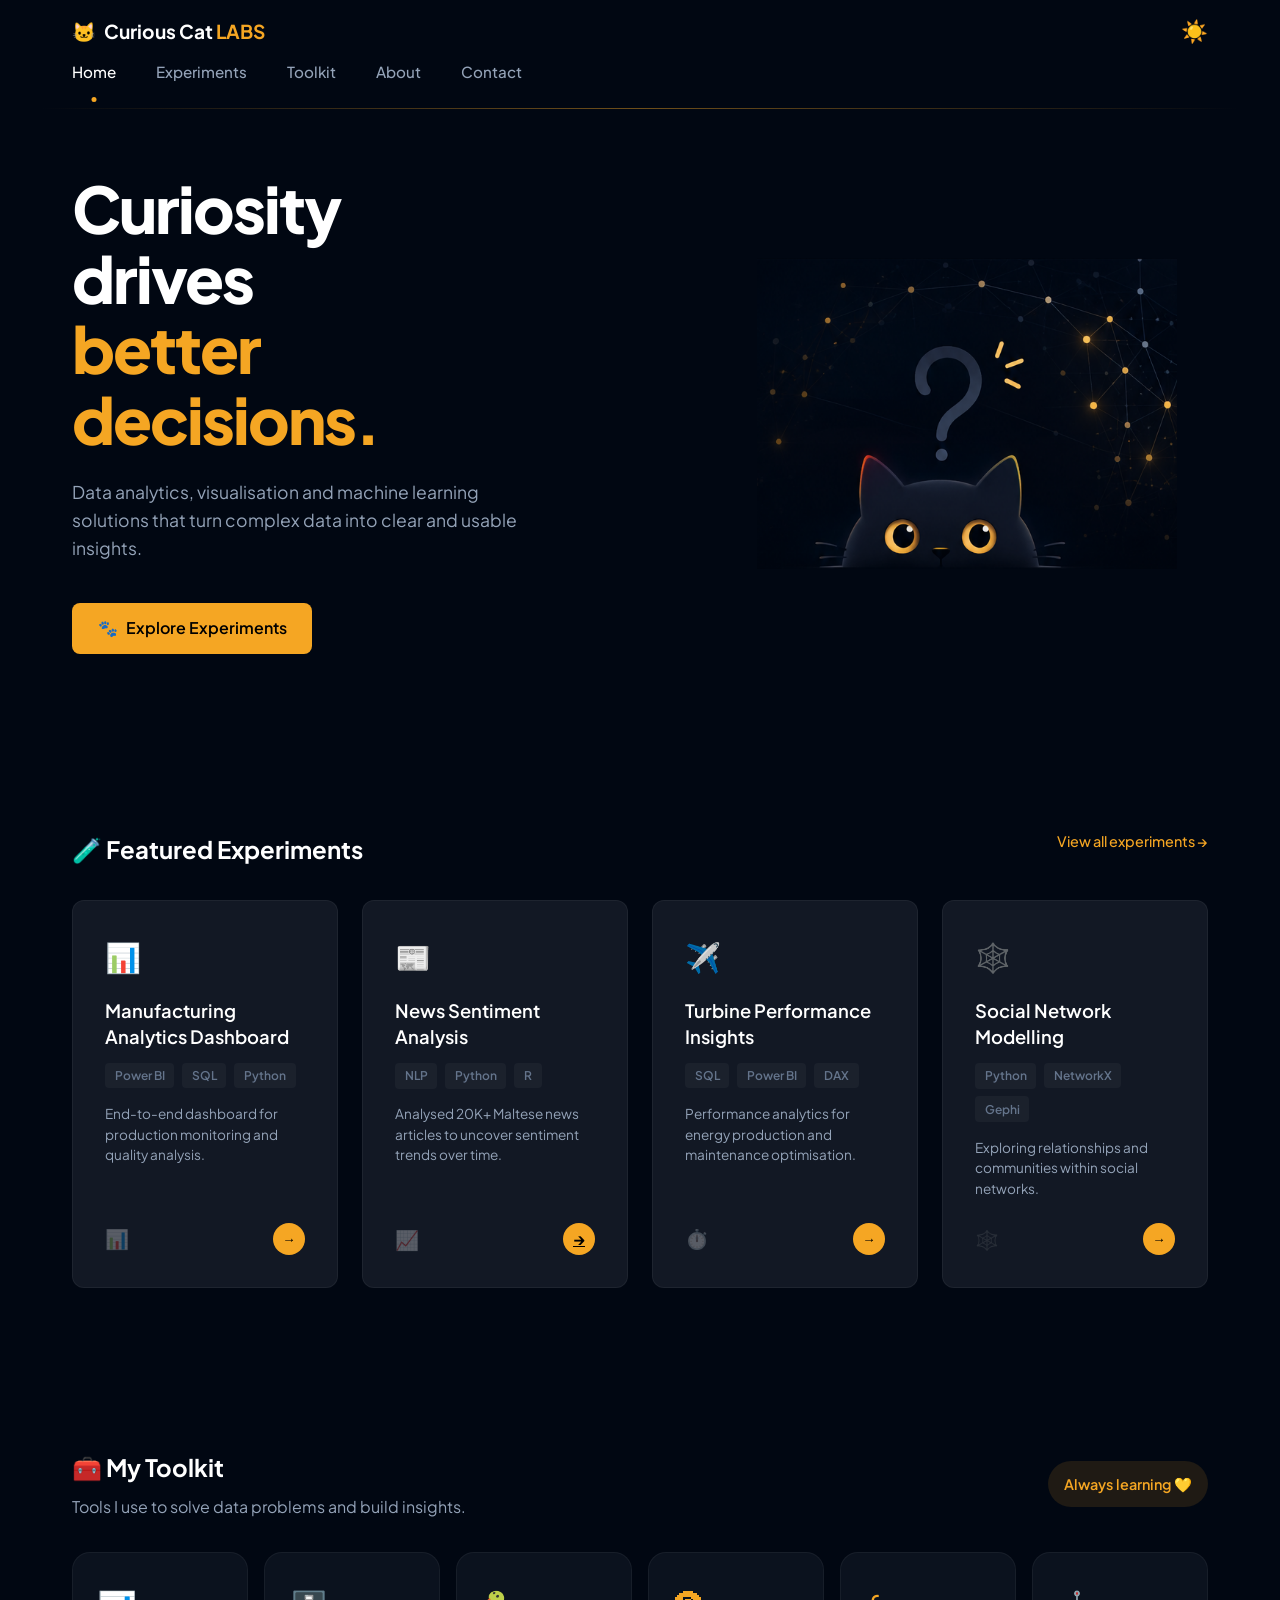
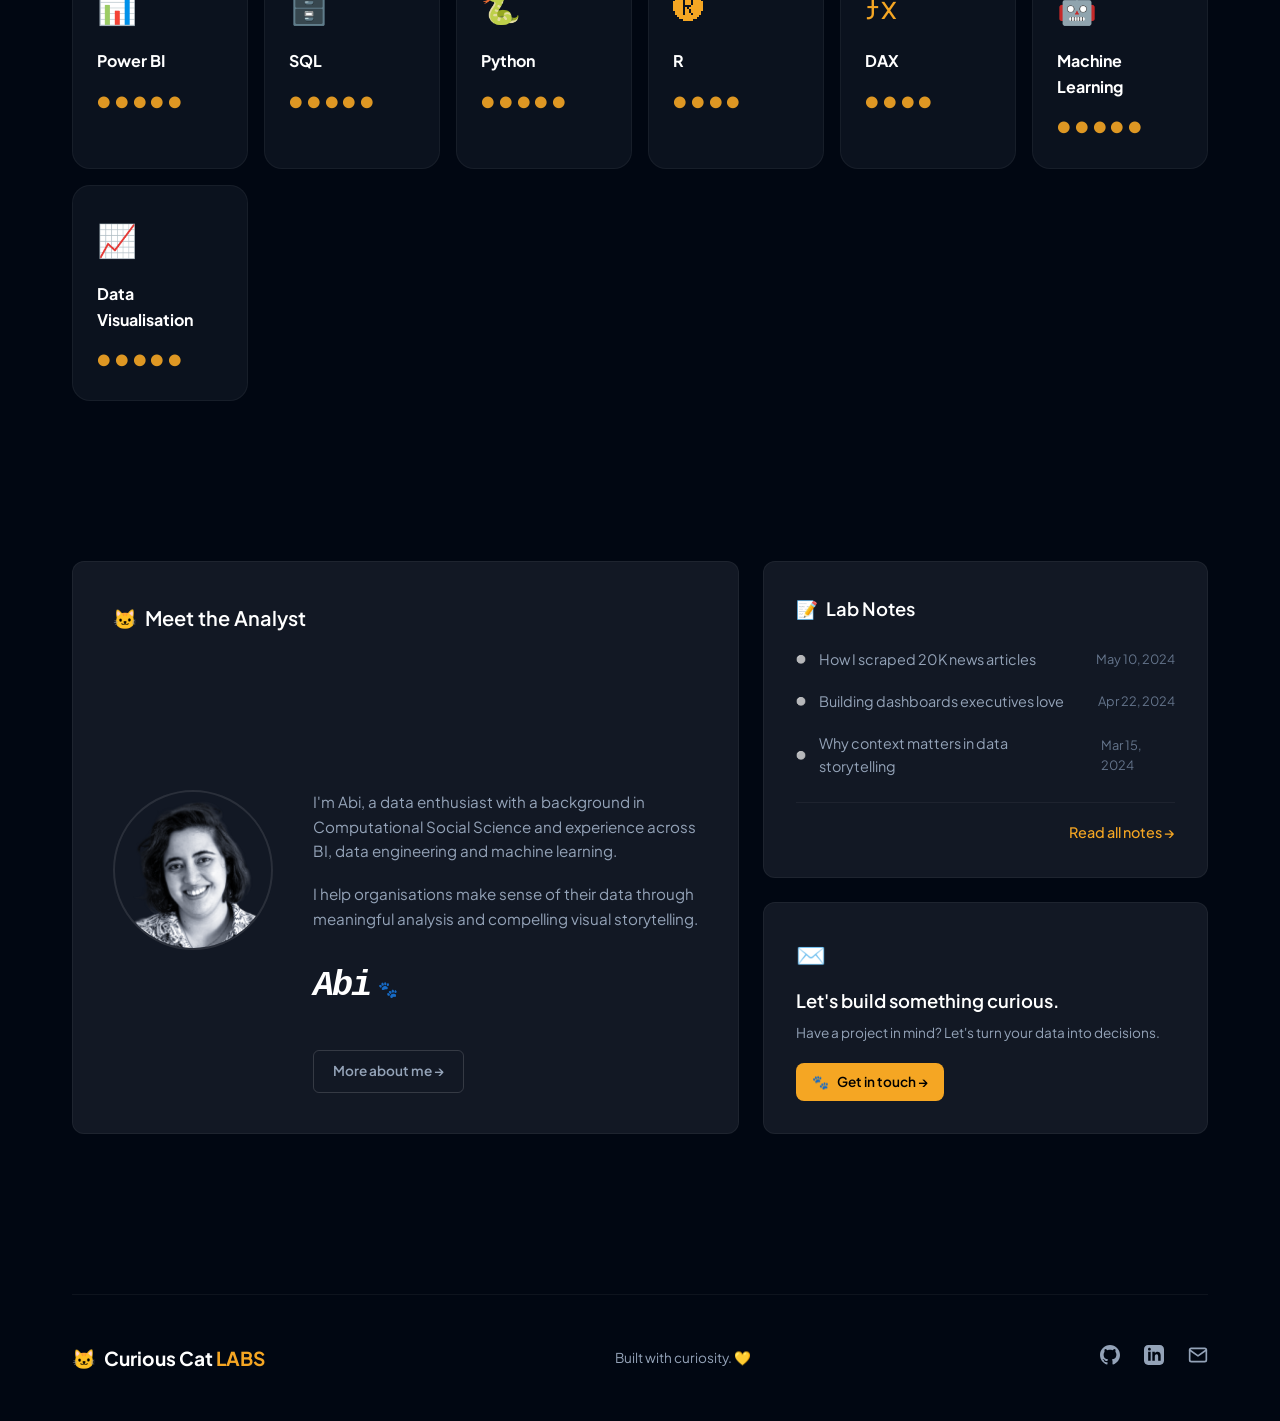
<file: index.html>
<!DOCTYPE html>
<html lang="en">
<head>
  <meta charset="UTF-8">
  <meta name="viewport" content="width=device-width, initial-scale=1.0">
  <title>Curious Cat Labs</title>
  <link rel="stylesheet" href="./style.css">
  <!-- Font preconnects for performance -->
  <link rel="preconnect" href="https://fonts.googleapis.com">
  <link rel="preconnect" href="https://fonts.gstatic.com" crossorigin>
  <!-- Importing a clean geometric font -->
  <link href="https://fonts.googleapis.com/css2?family=Plus+Jakarta+Sans:wght@300;400;500;600;700&display=swap" rel="stylesheet">
</head>
<body>

  <!-- Background Glows -->
  <!--<div class="glow glow-top-right"></div>-->

<!-- Header -->
  <header class="navbar">
    <div class="navbar-top">
      <div class="logo">
        <span class="logo-icon">🐱</span>
        <span class="logo-text">Curious Cat <span class="accent-text">LABS</span></span>
      </div>
      <button class="theme-toggle" id="themeToggle">☀️</button>
    </div>
    <nav class="nav-links">
      <span class="nav-indicator" aria-hidden="true"></span>
      <a href="#hero" class="nav-item active">Home</a>
      <a href="#experiments" class="nav-item">Experiments</a>
      <a href="#toolkit" class="nav-item">Toolkit</a>
      <a href="#about" class="nav-item">About</a>
      <a href="#contact" class="nav-item">Contact</a>
    </nav>
  </header>

  <!-- Hero Section -->
  <section class="hero" id="hero">
    <div class="hero-content">
      <h1 class="hero-title">
        Curiosity<br>drives<br><span class="accent-text">better<br>decisions.</span>
      </h1>
      <p class="hero-subtitle">
        Data analytics, visualisation and machine learning solutions that turn complex data into clear and usable insights.
      </p>
      <a href="#" class="btn btn-primary">
        <span class="btn-icon">🐾</span> Explore Experiments
      </a>
    </div>
    
    <div class="hero-illustration">
          <img src="src/cat_image.png" alt="curious cat photo" class="hero-image">
    </div>
  </section>

  <!-- Featured Experiments Section -->
  <section class="section" id="experiments">
    <div class="section-header">
      <h2 class="section-title">🧪 Featured Experiments</h2>
      <a href="#" class="view-all">View all experiments →</a>
    </div>

    <div class="card-grid">
      <!-- Card 1 -->
      <div class="card">
        <div class="card-icon">📊</div>
        <h3 class="card-title">Manufacturing Analytics Dashboard</h3>
        <div class="tags">
          <span class="tag">Power BI</span>
          <span class="tag">SQL</span>
          <span class="tag">Python</span>
        </div>
        <p class="card-description">End-to-end dashboard for production monitoring and quality analysis.</p>
        <div class="card-footer">
          <div class="visual-placeholder chart">📊</div>
          <button class="arrow-btn">→</button>
        </div>
      </div>

      <!-- Card 2 -->
      <div class="card">
        <div class="card-icon">📰</div>
        <h3 class="card-title">News Sentiment Analysis</h3>
        <div class="tags">
          <span class="tag">NLP</span>
          <span class="tag">Python</span>
          <span class="tag">R</span>
        </div>
        <p class="card-description">Analysed 20K+ Maltese news articles to uncover sentiment trends over time.</p>
        <div class="card-footer">
          <div class="visual-placeholder wave">📈</div>
          <a class="arrow-btn" href="experiments/news_sentiment_analysis.html">→</a>
        </div>
      </div>

      <!-- Card 3 -->
      <div class="card">
        <div class="card-icon">✈️</div>
        <h3 class="card-title">Turbine Performance Insights</h3>
        <div class="tags">
          <span class="tag">SQL</span>
          <span class="tag">Power BI</span>
          <span class="tag">DAX</span>
        </div>
        <p class="card-description">Performance analytics for energy production and maintenance optimisation.</p>
        <div class="card-footer">
          <div class="visual-placeholder gauge">⏱️</div>
          <button class="arrow-btn">→</button>
        </div>
      </div>

      <!-- Card 4 -->
      <div class="card">
        <div class="card-icon">🕸️</div>
        <h3 class="card-title">Social Network Modelling</h3>
        <div class="tags">
          <span class="tag">Python</span>
          <span class="tag">NetworkX</span>
          <span class="tag">Gephi</span>
        </div>
        <p class="card-description">Exploring relationships and communities within social networks.</p>
        <div class="card-footer">
          <div class="visual-placeholder network">🕸️</div>
          <button class="arrow-btn">→</button>
        </div>
      </div>
    </div>
  </section>

  <!-- Toolkit Section -->
  <section class="section" id="toolkit">
    <div class="section-header toolkit-header">
      <div>
        <h2 class="section-title">🧰 My Toolkit</h2>
        <p class="section-subtitle">Tools I use to solve data problems and build insights.</p>
      </div>
      <span class="toolkit-badge">Always learning 💛</span>
    </div>

    <div class="toolkit-grid">
      <div class="toolkit-card">
        <div class="toolkit-icon">📊</div>
        <div class="toolkit-name">Power BI</div>
        <div class="toolkit-rating">●●●●●</div>
      </div>
      <div class="toolkit-card">
        <div class="toolkit-icon">🗄️</div>
        <div class="toolkit-name">SQL</div>
        <div class="toolkit-rating">●●●●●</div>
      </div>
      <div class="toolkit-card">
        <div class="toolkit-icon">🐍</div>
        <div class="toolkit-name">Python</div>
        <div class="toolkit-rating">●●●●●</div>
      </div>
      <div class="toolkit-card">
        <div class="toolkit-icon">🅡</div>
        <div class="toolkit-name">R</div>
        <div class="toolkit-rating">●●●●</div>
      </div>
      <div class="toolkit-card">
        <div class="toolkit-icon">ƒx</div>
        <div class="toolkit-name">DAX</div>
        <div class="toolkit-rating">●●●●</div>
      </div>
      <div class="toolkit-card">
        <div class="toolkit-icon">🤖</div>
        <div class="toolkit-name">Machine Learning</div>
        <div class="toolkit-rating">●●●●●</div>
      </div>
      <div class="toolkit-card">
        <div class="toolkit-icon">📈</div>
        <div class="toolkit-name">Data Visualisation</div>
        <div class="toolkit-rating">●●●●●</div>
      </div>
    </div>
  </section>

<!-- About & Lab Notes Section -->
  <section class="section grid-two-columns" id="about">
    
    <!-- Meet the Analyst -->
    <div class="card profile-card">
      <div class="profile-header">
        <span class="card-icon-small">🐱</span>
        <h3>Meet the Analyst</h3>
      </div>
      <div class="profile-content">
        <div class="profile-image-container">
          <!-- Replace with your actual portrait image -->
          <img src="src/portrait.png" alt="Abi" class="profile-image">
        </div>
        <div class="profile-bio">
          <p>
            I'm Abi, a data enthusiast with a background in Computational Social Science and experience across BI, data engineering and machine learning.
          </p>
          <p>
            I help organisations make sense of their data through meaningful analysis and compelling visual storytelling.
          </p>
          <div class="signature-container">
            <span class="signature">Abi</span>
            <span class="signature-paw">🐾</span>
          </div>
          <a href="#" class="btn btn-outline">More about me →</a>
        </div>
      </div>
    </div>

    <!-- Lab Notes & CTA Column -->
    <div class="right-column">
      
      <!-- Lab Notes Card -->
      <div class="card notes-card">
        <div class="notes-header">
          <div class="notes-title">
            <span class="notes-icon">📝</span>
            <h3>Lab Notes</h3>
          </div>
        </div>
        <ul class="notes-list">
          <li>
            <a href="#" class="note-item">
              <span class="note-bullet">⚪</span>
              <span class="note-text">How I scraped 20K news articles</span>
              <span class="note-date">May 10, 2024</span>
            </a>
          </li>
          <li>
            <a href="#" class="note-item">
              <span class="note-bullet">⚪</span>
              <span class="note-text">Building dashboards executives love</span>
              <span class="note-date">Apr 22, 2024</span>
            </a>
          </li>
          <li>
            <a href="#" class="note-item">
              <span class="note-bullet">⚪</span>
              <span class="note-text">Why context matters in data storytelling</span>
              <span class="note-date">Mar 15, 2024</span>
            </a>
          </li>
        </ul>
        <div class="notes-footer">
          <a href="#" class="view-all">Read all notes →</a>
        </div>
      </div>

      <!-- Let's Build Card -->
      <div class="card cta-card">
        <div class="cta-icon">✉️</div>
        <h3>Let's build something curious.</h3>
        <p>Have a project in mind? Let's turn your data into decisions.</p>
        <a href="#" class="btn btn-primary btn-small">
          <span>🐾</span> Get in touch →
        </a>
      </div>

    </div>
  </section>

  <!-- Footer -->
  <footer class="footer" id="contact">
    <div class="logo">
      <span class="logo-icon">🐱</span>
      <span class="logo-text">Curious Cat <span class="accent-text">LABS</span></span>
    </div>
    <div class="footer-center">
      <span>Built with curiosity. 💛 </span>
    </div>
    <div class="footer-socials">
      <a href="#" aria-label="GitHub">
        <svg width="20" height="20" viewBox="0 0 24 24" fill="currentColor"><path d="M12 0c-6.626 0-12 5.373-12 12 0 5.302 3.438 9.8 8.207 11.387.599.111.793-.261.793-.577v-2.234c-3.338.726-4.033-1.416-4.033-1.416-.546-1.387-1.333-1.756-1.333-1.756-1.089-.745.083-.729.083-.729 1.205.084 1.839 1.237 1.839 1.237 1.07 1.834 2.807 1.304 3.492.997.107-.775.418-1.305.762-1.604-2.665-.305-5.467-1.334-5.467-5.931 0-1.311.469-2.381 1.236-3.221-.124-.303-.535-1.524.117-3.176 0 0 1.008-.322 3.301 1.23.957-.266 1.983-.399 3.003-.404 1.02.005 2.047.138 3.006.404 2.291-1.552 3.297-1.23 3.297-1.23.653 1.653.242 2.874.118 3.176.77.84 1.235 1.911 1.235 3.221 0 4.609-2.807 5.624-5.479 5.921.43.372.823 1.102.823 2.222v3.293c0 .319.192.694.801.576 4.765-1.589 8.199-6.086 8.199-11.386 0-6.627-5.373-12-12-12z"/></svg>
      </a>
      <a href="#" aria-label="LinkedIn">
        <svg width="20" height="20" viewBox="0 0 24 24" fill="currentColor"><path d="M19 0h-14c-2.761 0-5 2.239-5 5v14c0 2.761 2.239 5 5 5h14c2.762 0 5-2.239 5-5v-14c0-2.761-2.238-5-5-5zm-11 19h-3v-11h3v11zm-1.5-12.268c-.966 0-1.75-.779-1.75-1.75s.784-1.75 1.75-1.75 1.75.779 1.75 1.75-.784 1.75-1.75 1.75zm13.5 12.268h-3v-5.604c0-3.368-4-3.113-4 0v5.604h-3v-11h3v1.765c1.396-2.586 7-2.777 7 2.476v6.759z"/></svg>
      </a>
      <a href="#" aria-label="Email">
        <svg width="20" height="20" viewBox="0 0 24 24" fill="none" stroke="currentColor" stroke-width="2" stroke-linecap="round" stroke-linejoin="round"><path d="M4 4h16c1.1 0 2 .9 2 2v12c0 1.1-.9 2-2 2H4c-1.1 0-2-.9-2-2V6c0-1.1.9-2 2-2z"></path><polyline points="22,6 12,13 2,6"></polyline></svg>
      </a>
    </div>
  </footer>

  <script src="script.js"></script>
  
</body>
</html>
</file>
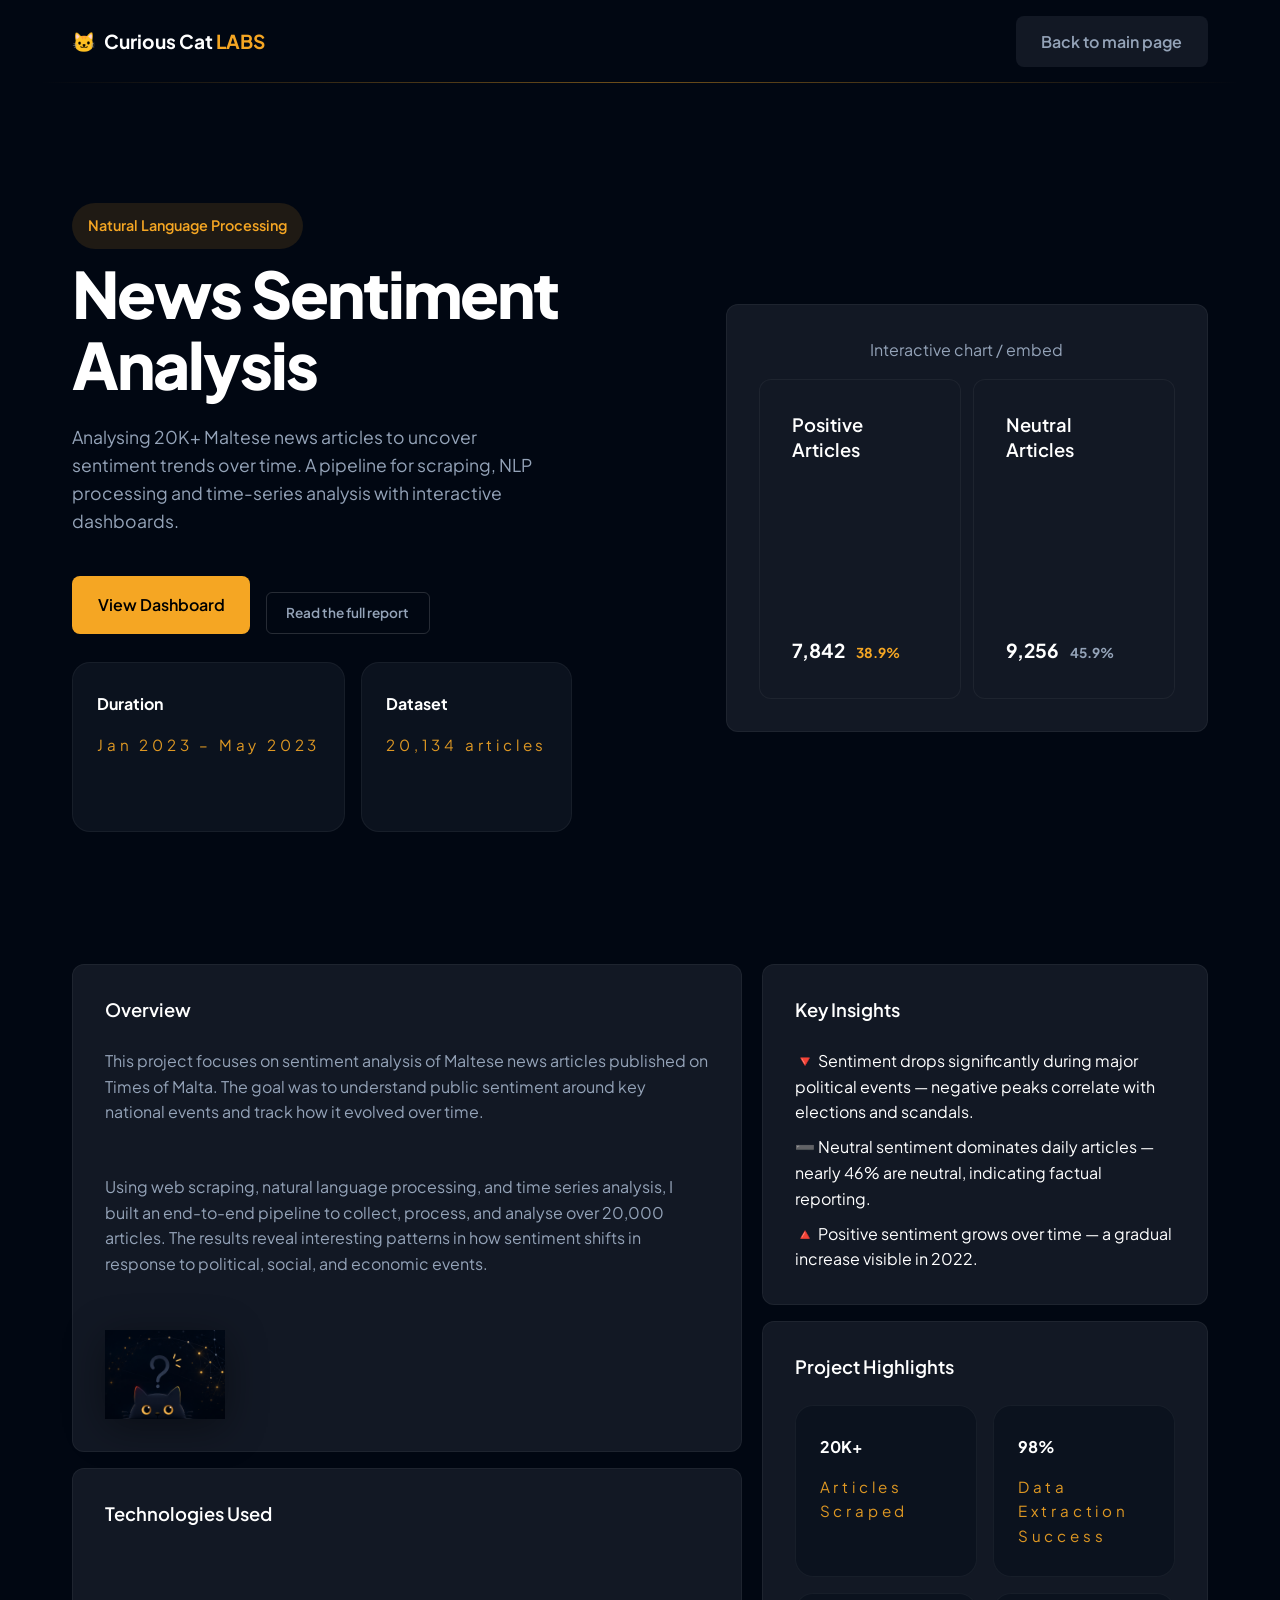
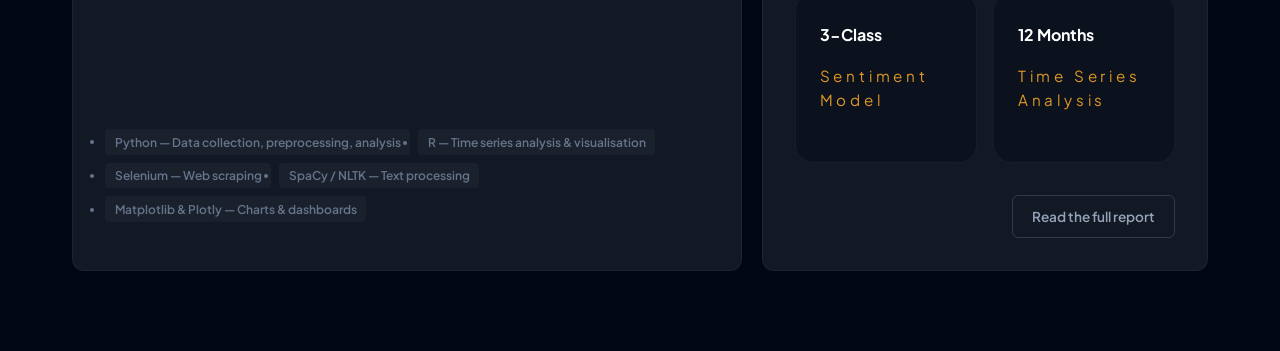
<file: experiments/news_sentiment_analysis.html>
<!DOCTYPE html>
<html lang="en">
<head>
  <meta charset="utf-8" />
  <meta name="viewport" content="width=device-width, initial-scale=1" />
  <title>News Sentiment Analysis — Curious Cat LABS</title>
  <link rel="stylesheet" href="../style.css">
  <link rel="preconnect" href="https://fonts.googleapis.com">
  <link rel="preconnect" href="https://fonts.gstatic.com" crossorigin>
  <link href="https://fonts.googleapis.com/css2?family=Plus+Jakarta+Sans:wght@300;400;500;600;700&display=swap" rel="stylesheet">
</head>
<body>
  <header class="navbar">
    <div class="navbar-top">
      <div class="logo">
        <span class="logo-icon">🐱</span>
        <span class="logo-text">Curious Cat <span class="accent-text">LABS</span></span>
      </div>
      <a href="../index.html" class="btn btn-secondary">Back to main page</a>
    </div>
  </header>

  <main class="section">
    <div class="hero" style="padding-top:2.5rem;">
      <div class="hero-content">
        <div class="toolkit-badge">Natural Language Processing</div>
        <h1 class="hero-title" style="margin-top:0.6rem;">News Sentiment Analysis</h1>
        <p class="hero-subtitle" style="margin-top:1rem;">Analysing 20K+ Maltese news articles to uncover sentiment trends over time. A pipeline for scraping, NLP processing and time-series analysis with interactive dashboards.</p>

        <div style="display:flex;gap:1rem;margin-top:1.25rem;flex-wrap:wrap;">
          <a class="btn btn-primary" href="#view">View Dashboard</a>
          <a class="btn btn-outline" href="#report">Read the full report</a>
        </div>

        <div style="display:flex;gap:1rem;margin-top:1.75rem;flex-wrap:wrap;">
          <div class="toolkit-card">
            <div class="toolkit-name">Duration</div>
            <div class="toolkit-rating">Jan 2023 – May 2023</div>
          </div>
          <div class="toolkit-card">
            <div class="toolkit-name">Dataset</div>
            <div class="toolkit-rating">20,134 articles</div>
          </div>
        </div>
      </div>

      <div class="hero-illustration">
        <div class="card" style="width:100%;height:100%;min-height:360px;display:flex;flex-direction:column;justify-content:space-between;">
          <div style="flex:1;display:flex;align-items:center;justify-content:center;color:var(--text-muted);">Interactive chart / embed</div>
          <div style="display:grid;grid-template-columns:1fr 1fr;gap:0.75rem;margin-top:1rem;">
            <div class="card">
              <div class="card-title">Positive Articles</div>
              <div style="font-size:1.2rem;font-weight:700;margin-top:0.25rem;">7,842 <span style="color:var(--accent-color);font-size:0.85rem;margin-left:0.5rem;">38.9%</span></div>
            </div>
            <div class="card">
              <div class="card-title">Neutral Articles</div>
              <div style="font-size:1.2rem;font-weight:700;margin-top:0.25rem;">9,256 <span style="color:var(--text-muted);font-size:0.85rem;margin-left:0.5rem;">45.9%</span></div>
            </div>
          </div>
        </div>
      </div>
    </div>

    <div class="grid-two-columns" style="margin-top:2.25rem;gap:1.25rem;">
      <div style="display:grid;gap:1rem;">
        <div class="card">
          <div class="card-title">Overview</div>
          <p class="note-text" style="margin-top:0.75rem;">This project focuses on sentiment analysis of Maltese news articles published on Times of Malta. The goal was to understand public sentiment around key national events and track how it evolved over time.</p>
          <p class="note-text" style="margin-top:0.5rem;">Using web scraping, natural language processing, and time series analysis, I built an end-to-end pipeline to collect, process, and analyse over 20,000 articles. The results reveal interesting patterns in how sentiment shifts in response to political, social, and economic events.</p>
          <img src="../src/cat_image.png" alt="cat" style="width:120px;margin-top:0.75rem;float:right;filter:drop-shadow(0 8px 20px rgba(0,0,0,0.4));" />
        </div>

        <div class="card">
          <div class="card-title">Technologies Used</div>
          <ul class="tags" style="margin-top:0.75rem;">
            <li class="tag">Python — Data collection, preprocessing, analysis</li>
            <li class="tag">R — Time series analysis & visualisation</li>
            <li class="tag">Selenium — Web scraping</li>
            <li class="tag">SpaCy / NLTK — Text processing</li>
            <li class="tag">Matplotlib & Plotly — Charts & dashboards</li>
          </ul>
        </div>
      </div>

      <div style="display:grid;gap:1rem;">
        <div class="card">
          <div class="card-title">Key Insights</div>
          <ul style="margin-top:0.75rem;list-style:none;padding:0;display:flex;flex-direction:column;gap:0.6rem;">
            <li>🔻 Sentiment drops significantly during major political events — negative peaks correlate with elections and scandals.</li>
            <li>➖ Neutral sentiment dominates daily articles — nearly 46% are neutral, indicating factual reporting.</li>
            <li>🔺 Positive sentiment grows over time — a gradual increase visible in 2022.</li>
          </ul>
        </div>

        <div class="card">
          <div class="card-title">Project Highlights</div>
          <div class="toolkit-grid" style="margin-top:0.75rem;">
            <div class="toolkit-card">
              <div class="toolkit-name">20K+</div>
              <div class="toolkit-rating">Articles Scraped</div>
            </div>
            <div class="toolkit-card">
              <div class="toolkit-name">98%</div>
              <div class="toolkit-rating">Data Extraction Success</div>
            </div>
            <div class="toolkit-card">
              <div class="toolkit-name">3-Class</div>
              <div class="toolkit-rating">Sentiment Model</div>
            </div>
            <div class="toolkit-card">
              <div class="toolkit-name">12 Months</div>
              <div class="toolkit-rating">Time Series Analysis</div>
            </div>
          </div>
          <div style="margin-top:1rem;text-align:right;"><a class="btn btn-outline" href="#report">Read the full report</a></div>
        </div>
      </div>
    </div>
  </main>

</body>
</html>
</file>
<file: style.css>
/* Custom variables for the color palette */
:root {
  --bg-color: #010712;
  --bg-gradient-end: #010712;
  --card-bg: #121824;
  --card-border: rgba(255, 255, 255, 0.05);
  --accent-color: #f5a623;
  --accent-hover: #e09214;
  --text-main: #ffffff;
  --text-muted: #94a3b8;
  --text-tag: #64748b;
  --tag-bg: rgba(255, 255, 255, 0.04);
  --navbar-bg: rgba(1, 7, 18, 0.72);
  --navbar-border: rgba(255, 255, 255, 0.08);
  --navbar-shadow: rgba(0, 0, 0, 0.22);
  --navbar-divider: rgba(245, 166, 35, 0.45);
  --card-face-bg: #0f131d;
  --card-face-border: rgba(255, 255, 255, 0.05);
  --eye-iris: #000;
  --question-mark: rgba(255, 255, 255, 0.05);
  --toolkit-card-gradient-start: #0b121e;
  --toolkit-card-gradient-end: #0b121e;
  --footer-border: rgba(255, 255, 255, 0.05);
  --btn-text: #000000;
  --arrow-icon: #000000;
}

body.light-theme {
  --bg-color: #f7f3e8;
  --bg-gradient-end: #f7f3e8;
  --card-bg: #ffffff;
  --card-border: rgba(17, 24, 39, 0.08);
  --accent-color: #cf8e2f;
  --accent-hover: #b67923;
  --text-main: #111827;
  --text-muted: #55616c;
  --text-tag: #6b7280;
  --tag-bg: rgba(17, 24, 39, 0.05);
  --navbar-bg: rgba(255, 255, 255, 0.92);
  --navbar-border: rgba(17, 24, 39, 0.12);
  --navbar-shadow: rgba(17, 24, 39, 0.08);
  --navbar-divider: rgba(207, 145, 55, 0.35);
  --card-face-bg: #f7f2e7;
  --card-face-border: rgba(17, 24, 39, 0.08);
  --eye-iris: #111827;
  --question-mark: rgba(17, 24, 39, 0.08);
  --toolkit-card-gradient-start: #ffffff;
  --toolkit-card-gradient-end: #ffffff;
  --footer-border: rgba(17, 24, 39, 0.12);
  --btn-text: #111827;
  --arrow-icon: #111827;
}

* {
  box-sizing: border-box;
  margin: 0;
  padding: 0;
}

body {
  font-family: 'Plus Jakarta Sans', sans-serif;
  background-color: var(--bg-color);
  /*background-image: radial-gradient(circle at 80% 20%, #172033 0%, var(--bg-color) 60%)*/;
  color: var(--text-main);
  min-height: 100vh;
  line-height: 1.6;
  overflow-x: hidden;
  max-width: 1200px;
  width: 100%;
  margin: 0 auto;
  padding: 0 2rem;
}

html {
  min-width: 0;
}

/* Background decorations */
.glow {
  position: absolute;
  width: 600px;
  height: 600px;
  border-radius: 50%;
  filter: blur(120px);
  z-index: -1;
  opacity: 0.35;
}
.glow-top-right {
  top: -10%;
  right: -10%;
  background: var(--accent-color);
}

/* Header / Navigation */
.navbar {
  display: flex;
  flex-direction: column;
  gap: 0.85rem;
  width: calc(100% + 4rem);
  max-width: 100vw;
  padding: 1rem 2rem;
  position: sticky;
  top: 0;
  left: 0;
  right: 0;
  margin-left: -2rem;
  z-index: 1000;
  background: var(--bg-color);
  border: none;
  box-shadow: none;
  border-radius: 0;
}

.navbar-top {
  display: flex;
  justify-content: space-between;
  align-items: center;
  width: 100%;
}

@media (max-width: 768px) {
  .navbar {
    width: calc(100% + 2rem);
    margin-left: -1rem;
    padding: 0.85rem 1rem;
  }
}

.navbar::after {
  content: '';
  position: absolute;
  left: 0;
  right: 0;
  bottom: 0;
  height: 1px;
  background: linear-gradient(90deg, transparent, var(--navbar-divider), transparent);
}

.logo {
  display: flex;
  align-items: center;
  gap: 0.5rem;
  font-weight: 700;
  font-size: 1.2rem;
}

.accent-text {
  color: var(--accent-color);
}

.theme-toggle {
  background: transparent;
  border: none;
  padding: 0;
  font-size: 1.35rem;
  line-height: 1;
  cursor: pointer;
  display: inline-flex;
  align-items: center;
  justify-content: center;
  appearance: none;
  -webkit-appearance: none;
  box-shadow: none;
  outline: none;
}

.theme-toggle:hover,
.theme-toggle:focus {
  background: transparent;
  outline: none;
}

.nav-links {
  display: flex;
  gap: 2.5rem;
  position: relative;
  align-items: center;
}

.nav-indicator {
  position: absolute;
  width: 5px;
  height: 5px;
  background-color: var(--accent-color);
  border-radius: 50%;
  pointer-events: none;
  opacity: 0;
  transform: translateX(-50%);
  transition: left 0.25s ease, top 0.25s ease, opacity 0.25s ease;
}

.nav-links a {
  color: var(--text-muted);
  text-decoration: none;
  font-size: 0.95rem;
  font-weight: 500;
  transition: color 0.2s ease;
  position: relative;
  padding-bottom: 8px;
  z-index: 1;
}

.nav-links a:hover {
  color: var(--text-main);
}

.nav-links a.active {
  color: var(--text-main);
}

/* Hero Section */
.hero {
  display: grid;
  grid-template-columns: minmax(320px, 1.1fr) minmax(320px, 0.9fr);
  align-items: center;
  padding: 4rem 0 6rem 0;
  gap: 4rem;
  width: min(100%, 1200px);
  margin: 0 auto;
}

.hero-content {
  max-width: 560px;
  width: 100%;
  text-align: left;
}

.hero-title {
  font-size: clamp(2.8rem, 5vw, 4.5rem);
  font-weight: 800;
  line-height: 1.1;
  letter-spacing: -2px;
  margin-bottom: 1.5rem;
}

.hero-subtitle {
  color: var(--text-muted);
  font-size: clamp(1rem, 2.2vw, 1.1rem);
  max-width: 460px;
  margin-bottom: 2.5rem;
}

.hero-image {
  width: 100%;
  max-width: 420px;
  height: auto;
  display: block;
  margin: 0 auto;
}

.btn {
  display: inline-flex;
  align-items: center;
  gap: 0.5rem;
  padding: 0.8rem 1.6rem;
  border-radius: 8px;
  font-weight: 600;
  text-decoration: none;
  transition: all 0.2s ease;
}

.btn-primary {
  background-color: var(--accent-color);
  color: var(--btn-text);
}

.btn-primary:hover {
  background-color: var(--accent-hover);
  transform: translateY(-2px);
}

.btn-secondary {
  background-color: var(--card-bg);
  color: var(--text-muted);
}

/* Hero Illustration Placeholder */
.hero-illustration {
  display: flex;
  justify-content: center;
  align-items: center;
  position: relative;
}

.cat-placeholder {
  width: 100%;
  max-width: 400px;
  height: 350px;
  position: relative;
}

.cat-face {
  position: absolute;
  bottom: 0;
  width: 100%;
  height: 220px;
  background: var(--card-face-bg);
  border-radius: 120px 120px 0 0;
  border: 1px solid var(--card-face-border);
}

.eyes {
  display: flex;
  justify-content: space-around;
  padding: 60px 60px 0 60px;
}

.eye {
  width: 40px;
  height: 40px;
  background: var(--accent-color);
  border-radius: 50%;
  position: relative;
}

.eye::after {
  content: '';
  position: absolute;
  width: 15px;
  height: 15px;
  background: var(--eye-iris);
  border-radius: 50%;
  top: 12px;
  left: 12px;
}

.question-mark {
  font-size: 8rem;
  color: var(--question-mark);
  font-weight: 800;
  position: absolute;
  top: -20px;
  left: 50%;
  transform: translateX(-50%);
}

/* Section Header styling */
.section {
  padding: 5rem 0;
}

.section-header {
  display: flex;
  justify-content: space-between;
  align-items: flex-start;
  gap: 1rem;
  margin-bottom: 2rem;
}

.toolkit-header {
  align-items: center;
}

.section-title {
  font-size: 1.5rem;
  font-weight: 700;
}

.section-subtitle {
  color: var(--text-muted);
  margin-top: 0.5rem;
  max-width: 480px;
}

.toolkit-badge {
  display: inline-flex;
  align-items: center;
  padding: 0.7rem 1rem;
  border-radius: 999px;
  background: rgba(245, 166, 35, 0.12);
  color: var(--accent-color);
  font-size: 0.9rem;
  font-weight: 600;
}

.toolkit-grid {
  display: grid;
  grid-template-columns: repeat(auto-fit, minmax(150px, 1fr));
  gap: 1rem;
}

.toolkit-card {
  background: linear-gradient(180deg, var(--toolkit-card-gradient-start), var(--toolkit-card-gradient-end) 95%);
  border: 1px solid var(--card-border);
  border-radius: 18px;
  padding: 1.75rem 1.5rem;
  display: flex;
  flex-direction: column;
  gap: 1rem;
  min-height: 170px;
  transition: transform 0.2s ease, border-color 0.2s ease, box-shadow 0.2s ease;
}

.toolkit-card:hover {
  transform: translateY(-4px);
  border-color: rgba(245, 166, 35, 0.2);
  box-shadow: 0 18px 40px rgba(245, 166, 35, 0.08);
}

.toolkit-icon {
  font-size: 2rem;
  width: fit-content;
  color: var(--accent-color);
}

.toolkit-name {
  font-weight: 700;
  font-size: 1rem;
}

.toolkit-rating {
  color: rgba(245, 166, 35, 0.9);
  letter-spacing: 0.25em;
  font-size: 0.95rem;
}

.view-all {
  color: var(--accent-color);
  text-decoration: none;
  font-size: 0.9rem;
  font-weight: 500;
}

/* 4-Column Card Grid */
.card-grid {
  display: grid;
  grid-template-columns: repeat(auto-fit, minmax(240px, 1fr));
  gap: 1.5rem;
}

.card {
  background-color: var(--card-bg);
  border: 1px solid var(--card-border);
  border-radius: 12px;
  padding: 2rem;
  display: flex;
  flex-direction: column;
  justify-content: space-between;
  min-height: 320px;
  transition: transform 0.1s ease-out, border-color 0.2s ease;
  transform-style: preserve-3d;
}

.card:hover {
  transform: translateY(-4px);
  border-color: rgba(245, 166, 35, 0.2);
}

.card-icon {
  font-size: 1.8rem;
  margin-bottom: 1.2rem;
}

.card-title {
  font-size: 1.15rem;
  font-weight: 600;
  line-height: 1.4;
  margin-bottom: 0.8rem;
}

.tags {
  display: flex;
  flex-wrap: wrap;
  gap: 0.5rem;
  margin-bottom: 1rem;
}

.tag {
  background-color: var(--tag-bg);
  color: var(--text-tag);
  padding: 0.2rem 0.6rem;
  border-radius: 4px;
  font-size: 0.75rem;
  font-weight: 600;
}

.card-description {
  color: var(--text-muted);
  font-size: 0.85rem;
  line-height: 1.5;
  margin-bottom: 1.5rem;
}

/* Card footer matching mock visuals */
.card-footer {
  display: flex;
  justify-content: space-between;
  align-items: center;
  margin-top: auto;
}

.visual-placeholder {
  font-size: 1.2rem;
  opacity: 0.3;
}

.arrow-btn {
  background-color: var(--accent-color);
  color: var(--arrow-icon);
  border: none;
  width: 32px;
  height: 32px;
  border-radius: 50%;
  display: flex;
  align-items: center;
  justify-content: center;
  cursor: pointer;
  font-weight: bold;
  transition: background-color 0.2s ease;
}

.arrow-btn:hover {
  background-color: var(--accent-hover);
}

/* Layout for the bottom split section */
.grid-two-columns {
  display: grid;
  grid-template-columns: 1.20fr 0.80fr;
  gap: 1.5rem;
  align-items: stretch;
}

.right-column {
  display: flex;
  flex-direction: column;
  gap: 1.5rem;
}

/* Meet the Analyst Card specifics */
.profile-card {
  padding: 2.5rem;
  display: flex;
  flex-direction: column;
}

.profile-header {
  display: flex;
  align-items: center;
  gap: 0.5rem;
  margin-bottom: 2rem;
}

.profile-header h3 {
  font-size: 1.25rem;
  font-weight: 600;
}

.card-icon-small {
  font-size: 1.2rem;
}

.profile-content {
  display: flex;
  gap: 2.5rem;
  align-items: flex-start;
}

.profile-image-container {
  flex-shrink: 0;
  width: 160px;
  height: 160px;
  border-radius: 50%;
  overflow: hidden;
  border: 2px solid rgba(255, 255, 255, 0.1);
}

.profile-image {
  width: 100%;
  height: 100%;
  object-fit: cover;
}

.profile-bio {
  display: flex;
  flex-direction: column;
  gap: 1.2rem;
}

.profile-bio p {
  color: var(--text-muted);
  font-size: 0.95rem;
  line-height: 1.6;
}

/* Hand-written signature style */
.signature-container {
  display: flex;
  align-items: baseline;
  gap: 0.5rem;
  margin-top: 0.5rem;
}

.signature {
  font-family: 'Courier New', Courier, monospace;
  font-size: 2.2rem;
  font-weight: bold;
  font-style: italic;
  color: var(--text-main);
  letter-spacing: -2px;
}

.signature-paw {
  font-size: 1rem;
  color: var(--accent-color);
}

.btn-outline {
  border: 1px solid rgba(255, 255, 255, 0.15);
  color: var(--text-muted);
  text-decoration: none;
  font-size: 0.85rem;
  align-self: flex-start;
  padding: 0.6rem 1.2rem;
  border-radius: 6px;
  transition: all 0.2s ease;
  margin-top: 1rem;
}

.btn-outline:hover {
  border-color: var(--accent-color);
  color: var(--text-main);
}

/* Lab Notes Card */
.notes-card {
  padding: 2rem;
  min-height: auto;
}

.notes-header {
  display: flex;
  justify-content: space-between;
  align-items: center;
  margin-bottom: 1.5rem;
}

.notes-title {
  display: flex;
  align-items: center;
  gap: 0.5rem;
}

.notes-title h3 {
  font-size: 1.15rem;
  font-weight: 600;
}

.notes-icon {
  font-size: 1.1rem;
}

.notes-list {
  list-style: none;
  display: flex;
  flex-direction: column;
  gap: 1.2rem;
  margin-bottom: 1.5rem;
}

.note-item {
  display: flex;
  align-items: center;
  text-decoration: none;
  font-size: 0.9rem;
  transition: color 0.2s ease;
}

.note-bullet {
  font-size: 0.5rem;
  color: var(--accent-color);
  margin-right: 0.8rem;
  opacity: 0.8;
}

.note-text {
  color: var(--text-muted);
  flex-grow: 1;
}

.note-item:hover .note-text {
  color: var(--text-main);
}

.note-date {
  color: var(--text-tag);
  font-size: 0.8rem;
  margin-left: 1rem;
}

.notes-footer {
  border-top: 1px solid rgba(255, 255, 255, 0.05);
  padding-top: 1rem;
  text-align: right;
}

/* CTA Card */
.cta-card {
  padding: 2rem;
  min-height: auto;
  background: var(--card-bg);
}

.cta-icon {
  font-size: 1.5rem;
  margin-bottom: 0.8rem;
}

.cta-card h3 {
  font-size: 1.15rem;
  font-weight: 600;
  margin-bottom: 0.4rem;
}

.cta-card p {
  color: var(--text-muted);
  font-size: 0.85rem;
  margin-bottom: 1.2rem;
}

.btn-small {
  padding: 0.5rem 1rem;
  font-size: 0.85rem;
  align-self: flex-start;
}

/* Footer styling */
.footer {
  border-top: 1px solid rgba(255, 255, 255, 0.05);
  display: flex;
  justify-content: space-between;
  align-items: center;
  padding: 3rem 0;
  margin-top: 5rem;
  font-size: 0.85rem;
}

.footer-center {
  color: var(--text-muted);
}

.footer-socials {
  display: flex;
  gap: 1.5rem;
}

.footer-socials a {
  color: var(--text-muted);
  transition: color 0.2s ease;
}

.footer-socials a:hover {
  color: var(--accent-color);
}

/* Responsive Overrides */
@media (max-width: 1200px) {
  .profile-content {
    flex-direction: column;
    align-items: center;
    text-align: center;
  }
  .profile-bio {
    align-items: center;
  }
  .btn-outline {
    align-self: center;
  }
}

@media (max-width: 1024px) {
  body {
    padding: 0 1.5rem;
  }
  .hero-subtitle {
    margin: 0 auto 2.5rem auto;
  }
  .grid-two-columns {
    grid-template-columns: 1fr;
  }
  .footer {
    flex-direction: column;
    gap: 1.5rem;
    text-align: center;
  }
}

@media (max-width: 768px) {
  body {
    padding: 0 1rem;
  }

  .navbar {
    width: calc(100% + 2rem);
    margin-left: -1rem;
    padding: 0.85rem 1rem;
  }

  .navbar-top {
    flex-direction: column;
    gap: 0.5rem;
    text-align: center;
  }

  .theme-toggle {
    align-self: center;
  }

  .nav-links {
    flex-wrap: wrap;
    justify-content: center;
    gap: 0.75rem;
  }

  .nav-links a {
    padding-bottom: 4px;
  }

  .hero {
    display: flex;
    flex-direction: column-reverse;
    align-items: center;
    text-align: center;
    padding-top: 2.5rem;
    gap: 1.5rem;
  }

  .hero-content {
    margin: 0 auto;
    width: min(100%, 520px);
    text-align: center;
  }

  .hero-image {
    max-width: 320px;
    margin: 0 auto;
  }
  

  .section {
    padding: 3rem 0;
  }

  .section-header {
    flex-direction: column;
    align-items: center;
    text-align: center;
  }

  .toolkit-grid,
  .card-grid {
    grid-template-columns: 1fr;
  }

  .grid-two-columns {
    grid-template-columns: 1fr;
  }

  .profile-content {
    flex-direction: column;
    align-items: center;
    text-align: center;
  }

  .profile-bio {
    align-items: center;
  }

  .btn-outline,
  .btn-small,
  .btn-primary {
    width: 100%;
    justify-content: center;
  }

  .notes-header,
  .footer {
    flex-direction: column;
    gap: 1rem;
    text-align: center;
  }

  .notes-footer {
    text-align: center;
  }

  .footer-socials {
    justify-content: center;
  }
}
</file>
